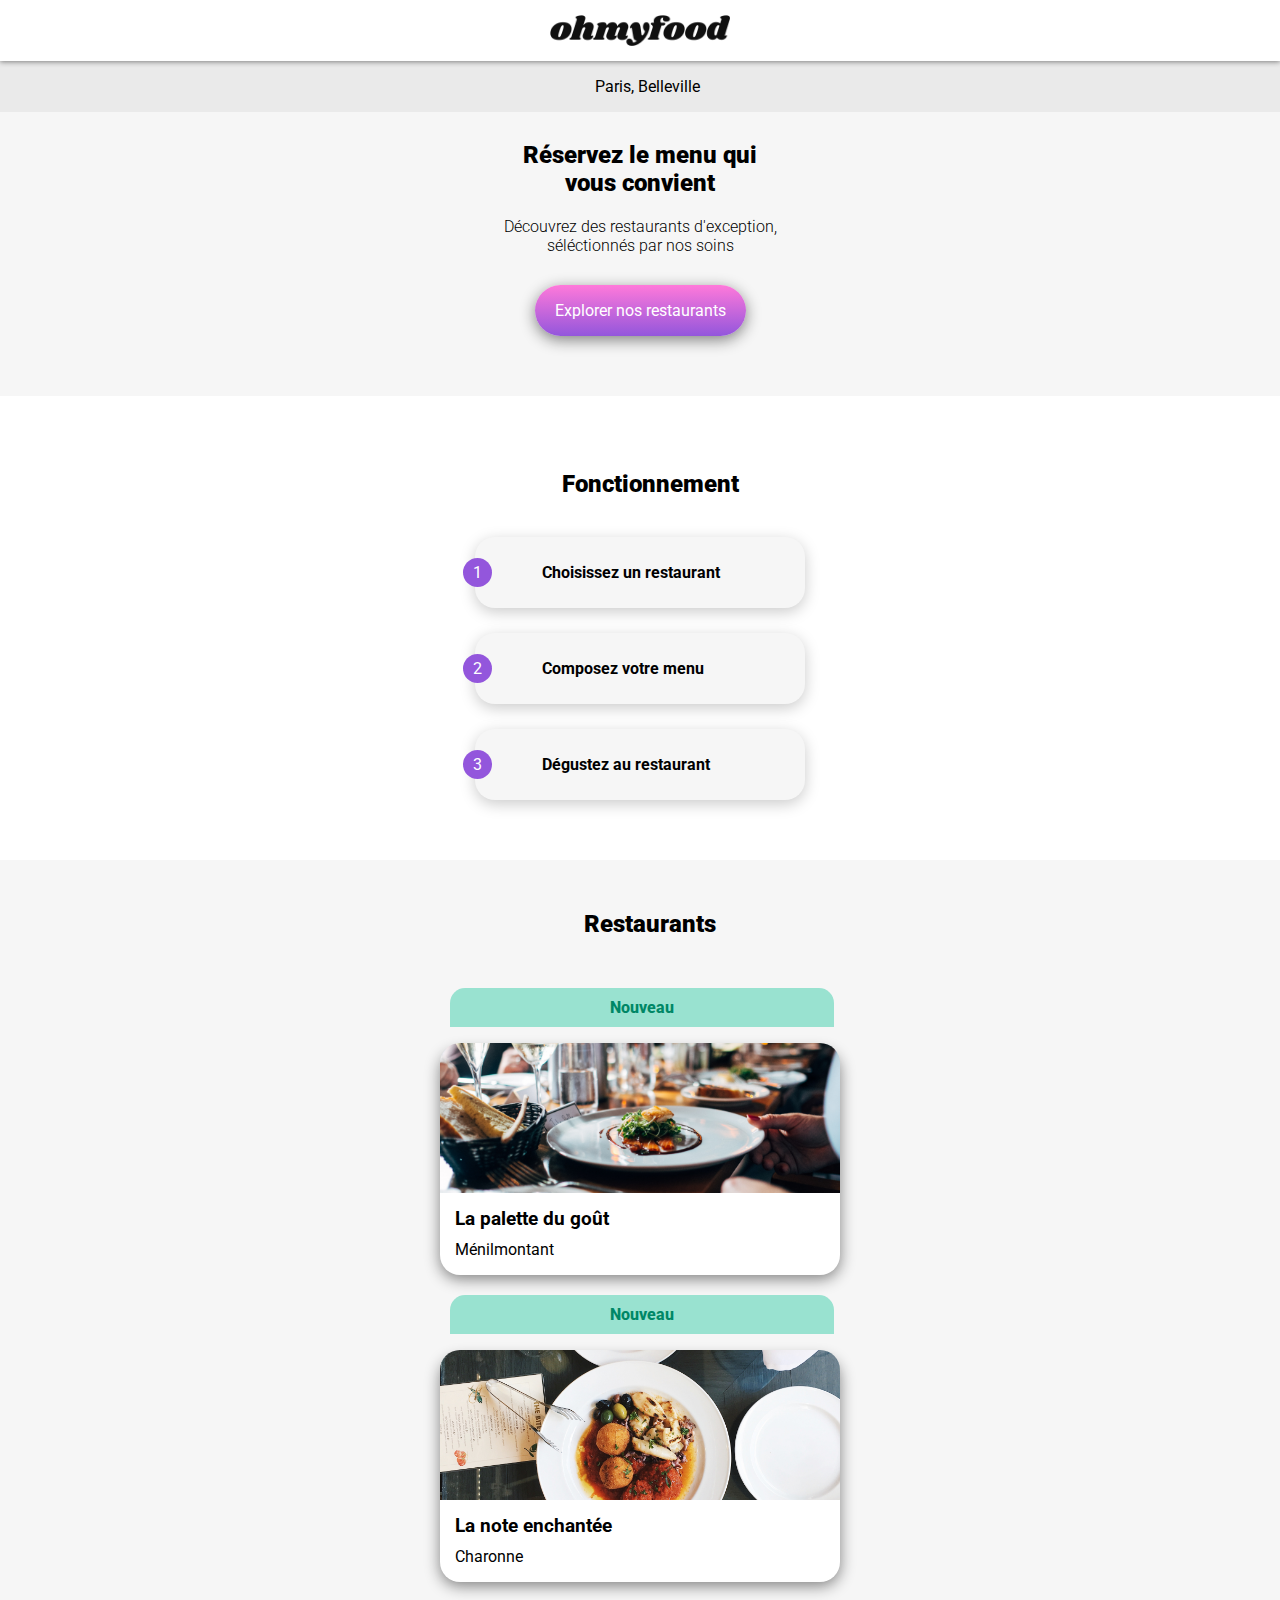
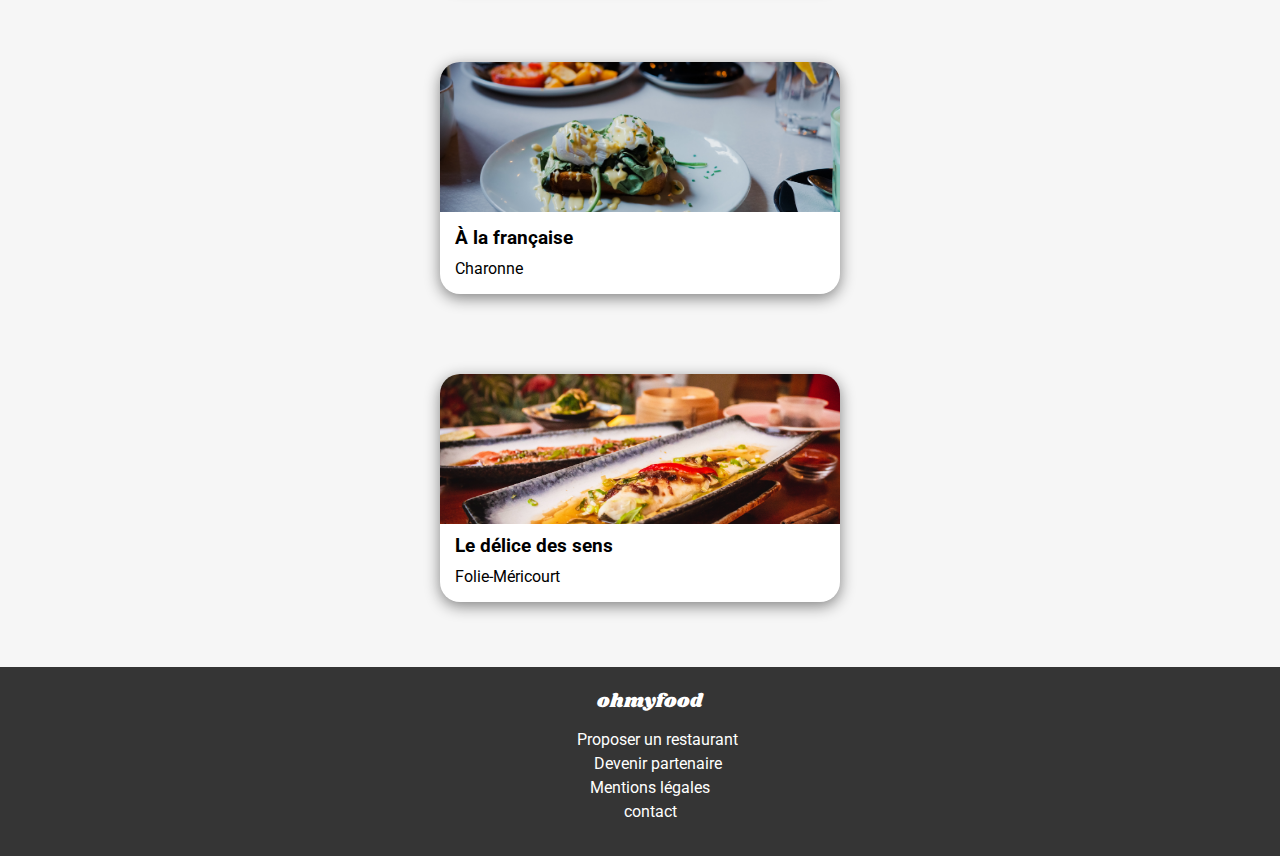
<file: index.html>
<!DOCTYPE html>
<html lang="en">

<head>
    <!-- (((( Meta )))) --> 
    <meta charset="UTF-8">
    <meta http-equiv="X-UA-Compatible" content="IE=edge">
    <meta name="viewport" content="width=device-width, initial-scale=1.0">
    <!-- (((( link )))) -->
    <link rel="stylesheet" href="./CSS/style.css">
    <link rel="preconnect" href="https://fonts.googleapis.com">
    <link rel="preconnect" href="https://fonts.gstatic.com" crossorigin>
    <link
        href="https://fonts.googleapis.com/css2?family=Roboto:ital,wght@0,100;0,300;0,400;0,500;0,700;0,900;1,100;1,300;1,400;1,500;1,700;1,900&family=Shrikhand&display=swap"
        rel="stylesheet">
    <link rel="stylesheet" href="https://cdnjs.cloudflare.com/ajax/libs/font-awesome/6.1.1/css/all.min.css"
        integrity="sha512-KfkfwYDsLkIlwQp6LFnl8zNdLGxu9YAA1QvwINks4PhcElQSvqcyVLLD9aMhXd13uQjoXtEKNosOWaZqXgel0g=="
        crossorigin="anonymous" referrerpolicy="no-referrer" />
    <!-- (((( title )))) -->
    <title>oh my food</title>
</head>

<body>

    <!-- ((loader)) -->

    <div class="loader">
        <i class="fa-solid fa-spinner"></i>
    </div>

    <div class="body-index">

        <!--(((( header ))) -->

        <header>

            <!-- (( header logo )) -->

            <div class="logo-index">
                <img src="./Images/logo/ohmyfood.png" alt="Logo de ohmyfood">
            </div>

            <!-- (( header localisation )) -->

            <div class="localisation">
                <p><i class="fa-solid fa-location-dot"></i>Paris, Belleville</p>
            </div>

            <!-- (( header présentation )) -->

            <div class="présentation">

                <div class="texte-présentation">
                    <div class="titre-présentation">
                        <p>Réservez le menu qui</p>
                        <p>vous convient</p>
                    </div>
                    <div class="description-présentation">
                        <p>Découvrez des restaurants d'exception,</p>
                        <p>séléctionnés par nos soins</p>
                    </div>
                </div>

                <a class="bouton-explorer">
                    <p>Explorer nos restaurants</p>
                </a>

            </div>
        </header>

        <!-- (((( main )))) -->
        <main>

            <!-- (( Fonctionnement )) -->

            <div class="titre-fonctionnement">
                <p>Fonctionnement</p>
            </div>

            <div class="section-fonctionnement">

                <div class="card-fonctionnement">
                    <div class="texte-fonctionnement">
                        <p class="nombre-fonctionnement">1</p>
                        <i class="fa-solid fa-mobile-screen-button"></i>
                    </div>
                    <div>
                        <p class="texte-bouton-fonctionnement">Choisissez un restaurant</p>
                    </div>
                </div>

                <div class="card-fonctionnement">
                    <div class="texte-fonctionnement">
                        <p class="nombre-fonctionnement">2</p>
                        <i class="fa-solid fa-list-ul"></i>
                    </div>
                    <div>
                        <p class="texte-bouton-fonctionnement">Composez votre menu</p>
                    </div>
                </div>

                <div class="card-fonctionnement">
                    <div class="texte-fonctionnement">
                        <p class="nombre-fonctionnement">3</p>
                        <i class="fa-solid fa-store"></i>
                    </div>
                    <Div>
                        <p class="texte-bouton-fonctionnement">Dégustez au restaurant</p>
                    </Div>
                </div>

            </div>

            <!-- (( Restaurants )) -->

            <div class="section-restaurant">

                <p class="titre-section-restaurant">Restaurants</p>

                <!-- restaurant : la palette du goût -->

                <div class="cards-restaurants">

                    <a href="./page1lapalettedugout.html" class="card-restaurant">

                        <div>
                            <p class="nouveau">Nouveau</p>
                            <img src="./Images/restaurants/lapalettedugoût.jpg" alt="La palette du goût">
                        </div>

                        <div class="description-card-restaurant">
                            <div>
                                <p class="nom-restaurant-card">La palette du goût</p>
                                <P>Ménilmontant</P>
                            </div>

                            <div>
                                <i class="fa-regular fa-heart"></i>
                                <i class="fa-solid fa-heart"></i>
                            </div>
                        </div>

                    </a>

                    <!-- restaurant : la note enchantée -->

                    <a href="./page2lanoteenchantée.html" class="card-restaurant">

                        <div>
                            <p class="nouveau">Nouveau</p>
                            <img src="./Images/restaurants/Lanoteenchantée.jpg" alt="La note enchantée">
                        </div>

                        <div class="description-card-restaurant">
                            <div>
                                <p class="nom-restaurant-card">La note enchantée</p>
                                <P>Charonne</P>
                            </div>
                            <div>
                                <i class="fa-regular fa-heart"></i>
                                <i class="fa-solid fa-heart"></i>
                            </div>
                        </div>

                    </a>

                    <!-- restaurant : à la francaise -->

                    <a href="./page3alafrancaise.html" class="card-restaurant">

                        <div>
                            <img src="./Images/restaurants/alafrancaise.jpg" alt="à la francaise">
                        </div>

                        <div class="description-card-restaurant">
                            <div>
                                <p class="nom-restaurant-card">À la française</p>
                                <P>Charonne</P>
                            </div>
                            <div>
                                <i class="fa-regular fa-heart"></i>
                                <i class="fa-solid fa-heart"></i>
                            </div>
                        </div>

                    </a>

                    <!-- restaurant : le délice des sens -->

                    <a href="./page4ledelicedessens.html" class="card-restaurant">

                        <div class="description-card-restaurant">
                            <img src="./Images/restaurants/ledélicedessens.jpg" alt="Le délice des sens">
                        </div>

                        <div class="description-card-restaurant">
                            <div>
                                <p class="nom-restaurant-card">Le délice des sens</p>
                                <P>Folie-Méricourt</P>
                            </div>
                            <div>
                                <i class="fa-regular fa-heart"></i>
                                <i class="fa-solid fa-heart"></i>
                            </div>
                        </div>

                    </a>

                </div>

            </div>

        </main>

        <!-- (((( Footer )))) -->

        <div class="footer">

            <Div class="logo-titre-footer">
                <p>ohmyfood</p>
            </Div>

            <!-- (( footer nav )) -->

            <div class="footer-nav">

                <p><i class="fa-solid fa-utensils"></i> Proposer un restaurant</p>
                <p><i class="fa-solid fa-handshake-angle"></i>Devenir partenaire</p>
                <p>Mentions légales</p>
                <p><a href="mailto:email@exemple.com">contact</a></p>

            </div>

        </div>

    </div>

</body>

</html>
</file>
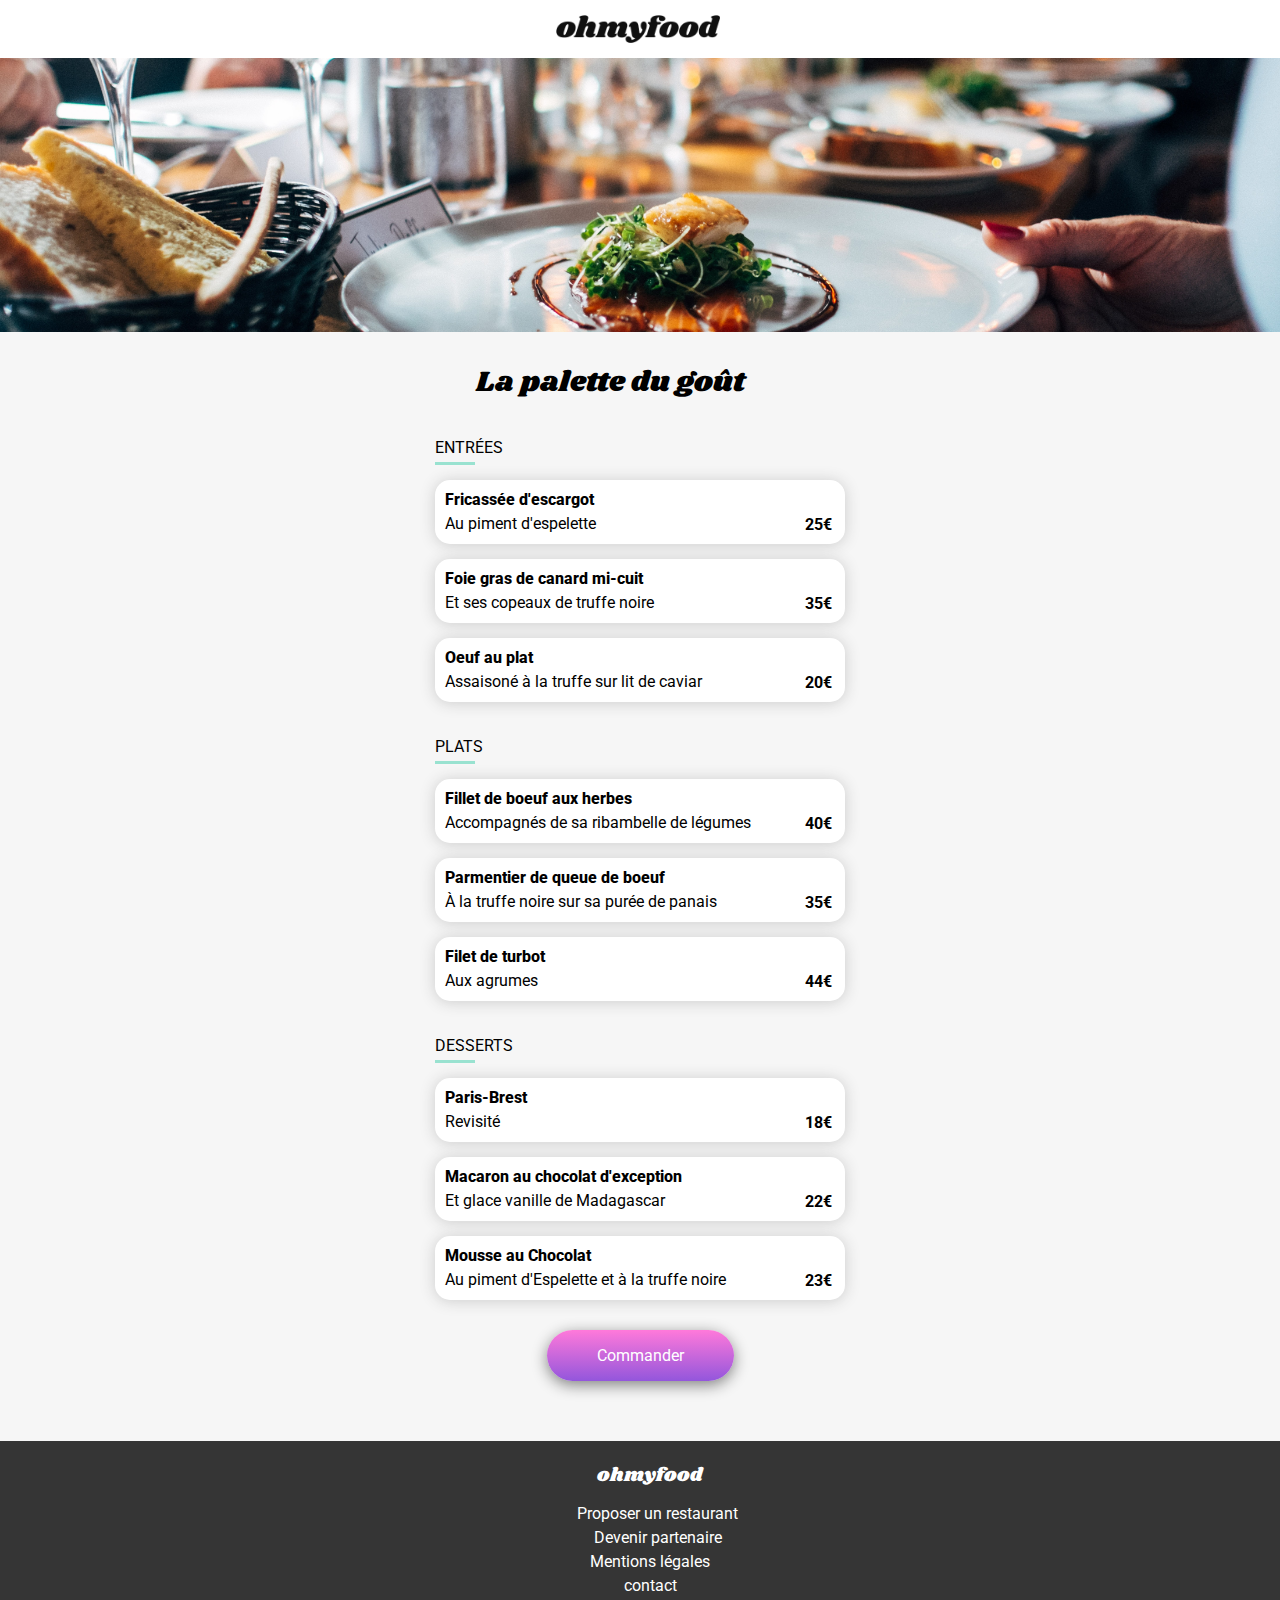
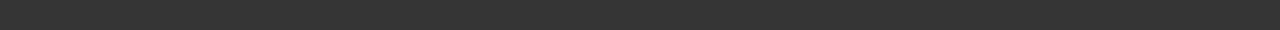
<file: page1lapalettedugout.html>
<!DOCTYPE html>
<html lang="en">

<head>
    <!-- (((( Meta )))) -->
    <meta charset="UTF-8">
    <meta http-equiv="X-UA-Compatible" content="IE=edge">
    <meta name="viewport" content="width=device-width, initial-scale=1.0">
    <!-- (((( link )))) -->
    <link rel="stylesheet" href="./CSS/style.css">
    <link rel="preconnect" href="https://fonts.googleapis.com">
    <link rel="preconnect" href="https://fonts.gstatic.com" crossorigin>
    <link
        href="https://fonts.googleapis.com/css2?family=Roboto:ital,wght@0,100;0,300;0,400;0,500;0,700;0,900;1,100;1,300;1,400;1,500;1,700;1,900&family=Shrikhand&display=swap"
        rel="stylesheet">
    <link rel="stylesheet" href="https://cdnjs.cloudflare.com/ajax/libs/font-awesome/6.1.1/css/all.min.css"
        integrity="sha512-KfkfwYDsLkIlwQp6LFnl8zNdLGxu9YAA1QvwINks4PhcElQSvqcyVLLD9aMhXd13uQjoXtEKNosOWaZqXgel0g=="
        crossorigin="anonymous" referrerpolicy="no-referrer" />
    <!-- (((( title )))) -->
    <title>la palette du goût</title>
</head>

<body>

    <!-- (((( header ))))  -->

    <header>

        <!-- (( header nav et logo )) -->

        <div class="nav-et-logo">
            <a href="index.html" class="nav-header">
                <i class="fa-solid fa-arrow-left"></i>
            </a>
            <div class="logo-menu">
                <img src="./Images/logo/ohmyfood.png" alt="logo de ohmyfood">
            </div>
        </div>

        <!-- (( header image restaurant )) -->
        
        <div class="image-restaurant">
            <img src="./Images/restaurants/lapalettedugoût.jpg" alt="">
        </div>
    </header>

    <!-- (((( main )))) -->

    <main class="main-menu">

        <!-- (( titre restaurant )) -->

        <div class="nom-restaurant-page-menu">
            <p>La palette du goût</p>
            <div class="coeur-menu">
                <i class="fa-regular fa-heart"></i>
                <i class="fa-solid fa-heart"></i>
            </div>
        </div>

        <div class="menu">

            <!-- (( Entrée )) -->

            <div class="entrées-section">

                <div class="titre-entrée">
                    <P>ENTRÉES</P>
                </div>

                <div class="card-menu-restaurant">
                    <div>
                        <p class="titre-plat">Fricassée d'escargot</p>
                        <p>Au piment d'espelette</p>
                    </div>
                    <div>
                        <p class="prix-plat"><strong>25€</strong></p>
                    </div>
                    <div class="validation-animation">
                        <div class="validation">
                            <i class="fa-solid fa-circle-check"></i>
                        </div>
                    </div>

                </div>

                <div class="card-menu-restaurant">
                    <div>
                        <p class="titre-plat">Foie gras de canard mi-cuit</p>
                        <p>Et ses copeaux de truffe noire</p>
                    </div>
                    <div>
                        <p class="prix-plat"><strong>35€</strong></p>
                    </div>
                    <div class="validation-animation">
                        <div class="validation">
                            <i class="fa-solid fa-circle-check"></i>
                        </div>
                    </div>
                </div>

                <div class="card-menu-restaurant">
                    <div>
                        <p class="titre-plat">Oeuf au plat</p>
                        <p>Assaisoné à la truffe sur lit de caviar</p>
                    </div>
                    <div>
                        <p class="prix-plat"><strong>20€</strong></p>
                    </div>
                    <div class="validation-animation">
                        <div class="validation">
                            <i class="fa-solid fa-circle-check"></i>
                        </div>
                    </div>
                </div>
            </div>

            <!-- (( plats )) -->

            <div class="plats-section">

                <div class="titre-plats">
                    <P>PLATS</P>
                </div>

                <div class="card-menu-restaurant">
                    <div>
                        <p class="titre-plat">Fillet de boeuf aux herbes</p>
                        <p class="p-trop-long">Accompagnés de sa ribambelle de légumes</p>
                    </div>
                    <div>
                        <p class="prix-plat"><strong>40€</strong></p>
                    </div>
                    <div class="validation-animation">
                        <div class="validation">
                            <i class="fa-solid fa-circle-check"></i>
                        </div>
                    </div>
                </div>

                <div class="card-menu-restaurant">
                    <div>
                        <p class="titre-plat">Parmentier de queue de boeuf</p>
                        <p>À la truffe noire sur sa purée de panais</p>
                    </div>
                    <div>
                        <p class="prix-plat"><strong>35€</strong></p>
                    </div>
                    <div class="validation-animation">
                        <div class="validation">
                            <i class="fa-solid fa-circle-check"></i>
                        </div>
                    </div>
                </div>

                <div class="card-menu-restaurant">
                    <div>
                        <p class="titre-plat">Filet de turbot</p>
                        <p>Aux agrumes</p>
                    </div>
                    <div>
                        <p class="prix-plat"><strong>44€</strong></p>
                    </div>
                    <div class="validation-animation">
                        <div class="validation">
                            <i class="fa-solid fa-circle-check"></i>
                        </div>
                    </div>
                </div>
            </div>

            <!-- (( desserts )) -->

            <div class="desserts-section">

                <div class="titre-desserts">
                    <P>DESSERTS</P>
                </div>

                <div class="card-menu-restaurant">
                    <div>
                        <p class="titre-plat">Paris-Brest</p>
                        <p>Revisité</p>
                    </div>
                    <div>
                        <p class="prix-plat"><strong>18€</strong></p>
                    </div>
                    <div class="validation-animation">
                        <div class="validation">
                            <i class="fa-solid fa-circle-check"></i>
                        </div>
                    </div>
                </div>

                <div class="card-menu-restaurant">
                    <div>
                        <p class="titre-plat">Macaron au chocolat d'exception</p>
                        <p>Et glace vanille de Madagascar</p>
                    </div>
                    <div>
                        <p class="prix-plat"><strong>22€</strong></p>
                    </div>
                    <div class="validation-animation">
                        <div class="validation">
                            <i class="fa-solid fa-circle-check"></i>
                        </div>
                    </div>
                </div>

                <div class="card-menu-restaurant">
                    <div>
                        <p class="titre-plat">Mousse au Chocolat</p>
                        <p>Au piment d'Espelette et à la truffe noire</p>
                    </div>
                    <div>
                        <p class="prix-plat"><strong>23€</strong></p>
                    </div>
                    <div class="validation-animation">
                        <div class="validation">
                            <i class="fa-solid fa-circle-check"></i>
                        </div>
                    </div>
                </div>

            </div>

        </div>

        <!-- (( bouton commander )) -->

        <div class="bouton-restaurant">

            <div class="bouton-commander">
                <p>Commander</p>
            </div>

        </div>

    </main>

    <!-- (((( Footer )))) -->

    <div class="footer">

        <Div class="logo-titre-footer">
            <p>ohmyfood</p>
        </Div>

        <!-- (( footer nav )) -->

        <div class="footer-nav">

            <p><i class="fa-solid fa-utensils"></i> Proposer un restaurant</p>
            <p><i class="fa-solid fa-handshake-angle"></i>Devenir partenaire</p>
            <p>Mentions légales</p>
            <p><a href="mailto:email@exemple.com">contact</a></p>

        </div>

    </div>

</body>

</html>
</file>
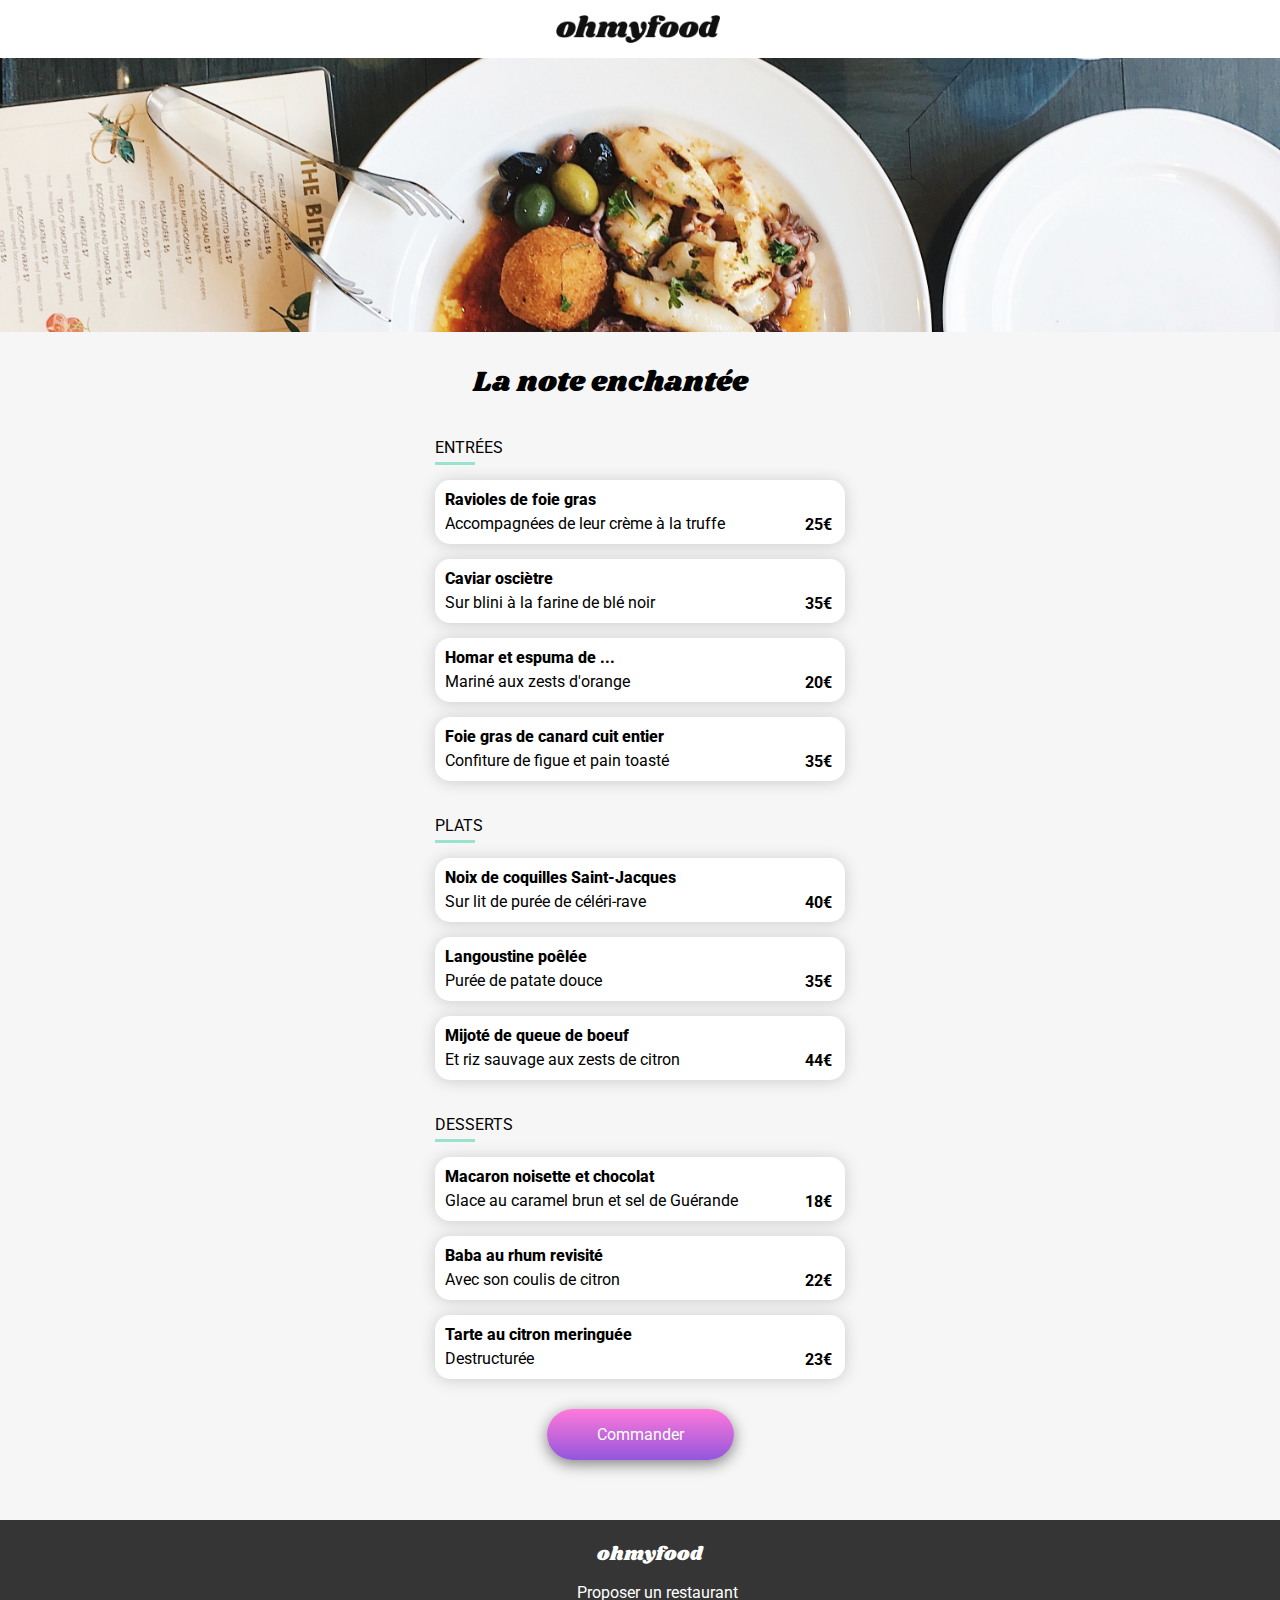
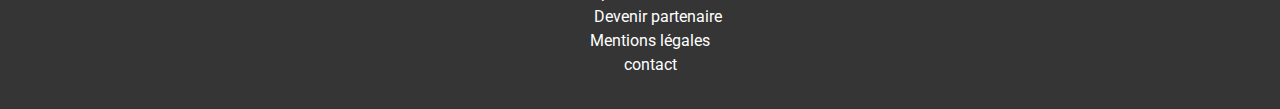
<file: page2lanoteenchantée.html>
<!DOCTYPE html>
<html lang="en">

<head>
    <!-- (((( Meta )))) -->
    <meta charset="UTF-8">
    <meta http-equiv="X-UA-Compatible" content="IE=edge">
    <meta name="viewport" content="width=device-width, initial-scale=1.0">
    <!-- (((( link )))) -->
    <link rel="stylesheet" href="./CSS/style.css">
    <link rel="preconnect" href="https://fonts.googleapis.com">
    <link rel="preconnect" href="https://fonts.gstatic.com" crossorigin>
    <link
        href="https://fonts.googleapis.com/css2?family=Roboto:ital,wght@0,100;0,300;0,400;0,500;0,700;0,900;1,100;1,300;1,400;1,500;1,700;1,900&family=Shrikhand&display=swap"
        rel="stylesheet">
    <link rel="stylesheet" href="https://cdnjs.cloudflare.com/ajax/libs/font-awesome/6.1.1/css/all.min.css"
        integrity="sha512-KfkfwYDsLkIlwQp6LFnl8zNdLGxu9YAA1QvwINks4PhcElQSvqcyVLLD9aMhXd13uQjoXtEKNosOWaZqXgel0g=="
        crossorigin="anonymous" referrerpolicy="no-referrer" />
    <!-- (((( title )))) -->
    <title>la note enchentée</title>
</head>

<body>

    <!-- (((( header ))))  -->

    <header>

        <!-- (( header nav et logo )) -->

        <div class="nav-et-logo">
            <a href="index.html" class="nav-header">
                <i class="fa-solid fa-arrow-left"></i>
            </a>
            <div class="logo-menu">
                <img src="./Images/logo/ohmyfood.png" alt="logo de ohmyfood">
            </div>
        </div>

        <!-- (( header image restaurant )) -->

        <div class="image-restaurant">
            <img src="./Images/restaurants/Lanoteenchantée.jpg" alt="">
        </div>
    </header>

    <!-- (((( main )))) -->

    <main class="main-menu">

        <!-- (( titre restaurant )) -->

        <div class="nom-restaurant-page-menu">
            <p>La note enchantée</p>
            <div class="coeur-menu">
                <i class="fa-regular fa-heart"></i>
                <i class="fa-solid fa-heart"></i>
            </div>
        </div>

        <div class="menu">

            <!-- (( Entrée )) -->

            <div class="entrées-section">

                <div class="titre-entrée">
                    <P>ENTRÉES</P>
                </div>

                <div class="card-menu-restaurant">

                    <div>
                        <p class="titre-plat">Ravioles de foie gras</p>
                        <p>Accompagnées de leur crème à la truffe</p>
                    </div>
                    <div>
                        <p class="prix-plat"><strong>25€</strong></p>
                    </div>

                    <div class="validation-animation">
                        <div class="validation">
                            <i class="fa-solid fa-circle-check"></i>
                        </div>
                    </div>

                </div>

                <div class="card-menu-restaurant">


                    <div>
                        <p class="titre-plat">Caviar osciètre</p>
                        <p>Sur blini à la farine de blé noir</p>
                    </div>
                    <div>
                        <p class="prix-plat"><strong>35€</strong></p>
                    </div>

                    <div class="validation-animation">
                        <div class="validation">
                            <i class="fa-solid fa-circle-check"></i>
                        </div>
                    </div>
                </div>

                <div class="card-menu-restaurant">

                    <div>
                        <p class="titre-plat">Homar et espuma de ...</p>
                        <p>Mariné aux zests d'orange</p>
                    </div>
                    <div>
                        <p class="prix-plat"><strong>20€</strong></p>
                    </div>


                    <div class="validation-animation">
                        <div class="validation">
                            <i class="fa-solid fa-circle-check"></i>
                        </div>
                    </div>
                </div>

                <div class="card-menu-restaurant">

                    <div>
                        <p class="titre-plat">Foie gras de canard cuit entier</p>
                        <p>Confiture de figue et pain toasté</p>
                    </div>
                    <div>
                        <p class="prix-plat"><strong>35€</strong></p>
                    </div>


                    <div class="validation-animation">
                        <div class="validation">
                            <i class="fa-solid fa-circle-check"></i>
                        </div>
                    </div>
                </div>

            </div>

            <!-- (( plats )) -->

            <div class="plats-section">

                <div class="titre-plats">
                    <P>PLATS</P>
                </div>

                <div class="card-menu-restaurant">

                    <div>
                        <p class="titre-plat">Noix de coquilles Saint-Jacques</p>
                        <p>Sur lit de purée de céléri-rave</p>
                    </div>
                    <div>
                        <p class="prix-plat"><strong>40€</strong></p>
                    </div>

                    <div class="validation-animation">
                        <div class="validation">
                            <i class="fa-solid fa-circle-check"></i>
                        </div>
                    </div>
                </div>

                <div class="card-menu-restaurant">

                    <div>
                        <p class="titre-plat">Langoustine poêlée</p>
                        <p>Purée de patate douce</p>
                    </div>
                    <div>
                        <p class="prix-plat"><strong>35€</strong></p>
                    </div>

                    <div class="validation-animation">
                        <div class="validation">
                            <i class="fa-solid fa-circle-check"></i>
                        </div>
                    </div>
                </div>

                <div class="card-menu-restaurant">

                    <div>
                        <p class="titre-plat">Mijoté de queue de boeuf</p>
                        <p>Et riz sauvage aux zests de citron</p>
                    </div>
                    <div>
                        <p class="prix-plat"><strong>44€</strong></p>
                    </div>

                    <div class="validation-animation">
                        <div class="validation">
                            <i class="fa-solid fa-circle-check"></i>
                        </div>
                    </div>
                </div>

            </div>

            <!-- (( desserts )) -->

            <div class="desserts-section">

                <div class="titre-desserts">
                    <P>DESSERTS</P>
                </div>

                <div class="card-menu-restaurant">

                    <div>
                        <p class="titre-plat">Macaron noisette et chocolat</p>
                        <p>Glace au caramel brun et sel de Guérande</p>
                    </div>
                    <div>
                        <p class="prix-plat"><strong>18€</strong></p>
                    </div>

                    <div class="validation-animation">
                        <div class="validation">
                            <i class="fa-solid fa-circle-check"></i>
                        </div>
                    </div>
                </div>

                <div class="card-menu-restaurant">

                    <div>
                        <p class="titre-plat">Baba au rhum revisité</p>
                        <p>Avec son coulis de citron</p>
                    </div>
                    <div>
                        <p class="prix-plat"><strong>22€</strong></p>
                    </div>

                    <div class="validation-animation">
                        <div class="validation">
                            <i class="fa-solid fa-circle-check"></i>
                        </div>
                    </div>
                </div>

                <div class="card-menu-restaurant">

                    <div>
                        <p class="titre-plat">Tarte au citron meringuée</p>
                        <p>Destructurée</p>
                    </div>
                    <div>
                        <p class="prix-plat"><strong>23€</strong></p>
                    </div>

                    <div class="validation-animation">
                        <div class="validation">
                            <i class="fa-solid fa-circle-check"></i>
                        </div>
                    </div>
                </div>

            </div>
            
        </div>

        <!-- (( bouton commander )) -->

        <div class="bouton-restaurant">

            <div class="bouton-commander">
                <p>Commander</p>
            </div>

        </div>

    </main>

    <!-- (((( Footer )))) -->

    <div class="footer">

        <Div class="logo-titre-footer">
            <p>ohmyfood</p>
        </Div>

        <!-- (( footer nav )) -->

        <div class="footer-nav">

            <p><i class="fa-solid fa-utensils"></i> Proposer un restaurant</p>
            <p><i class="fa-solid fa-handshake-angle"></i>Devenir partenaire</p>
            <p>Mentions légales</p>
            <p><a href="mailto:email@exemple.com">contact</a></p>

        </div>

    </div>

</body>

</html>
</file>
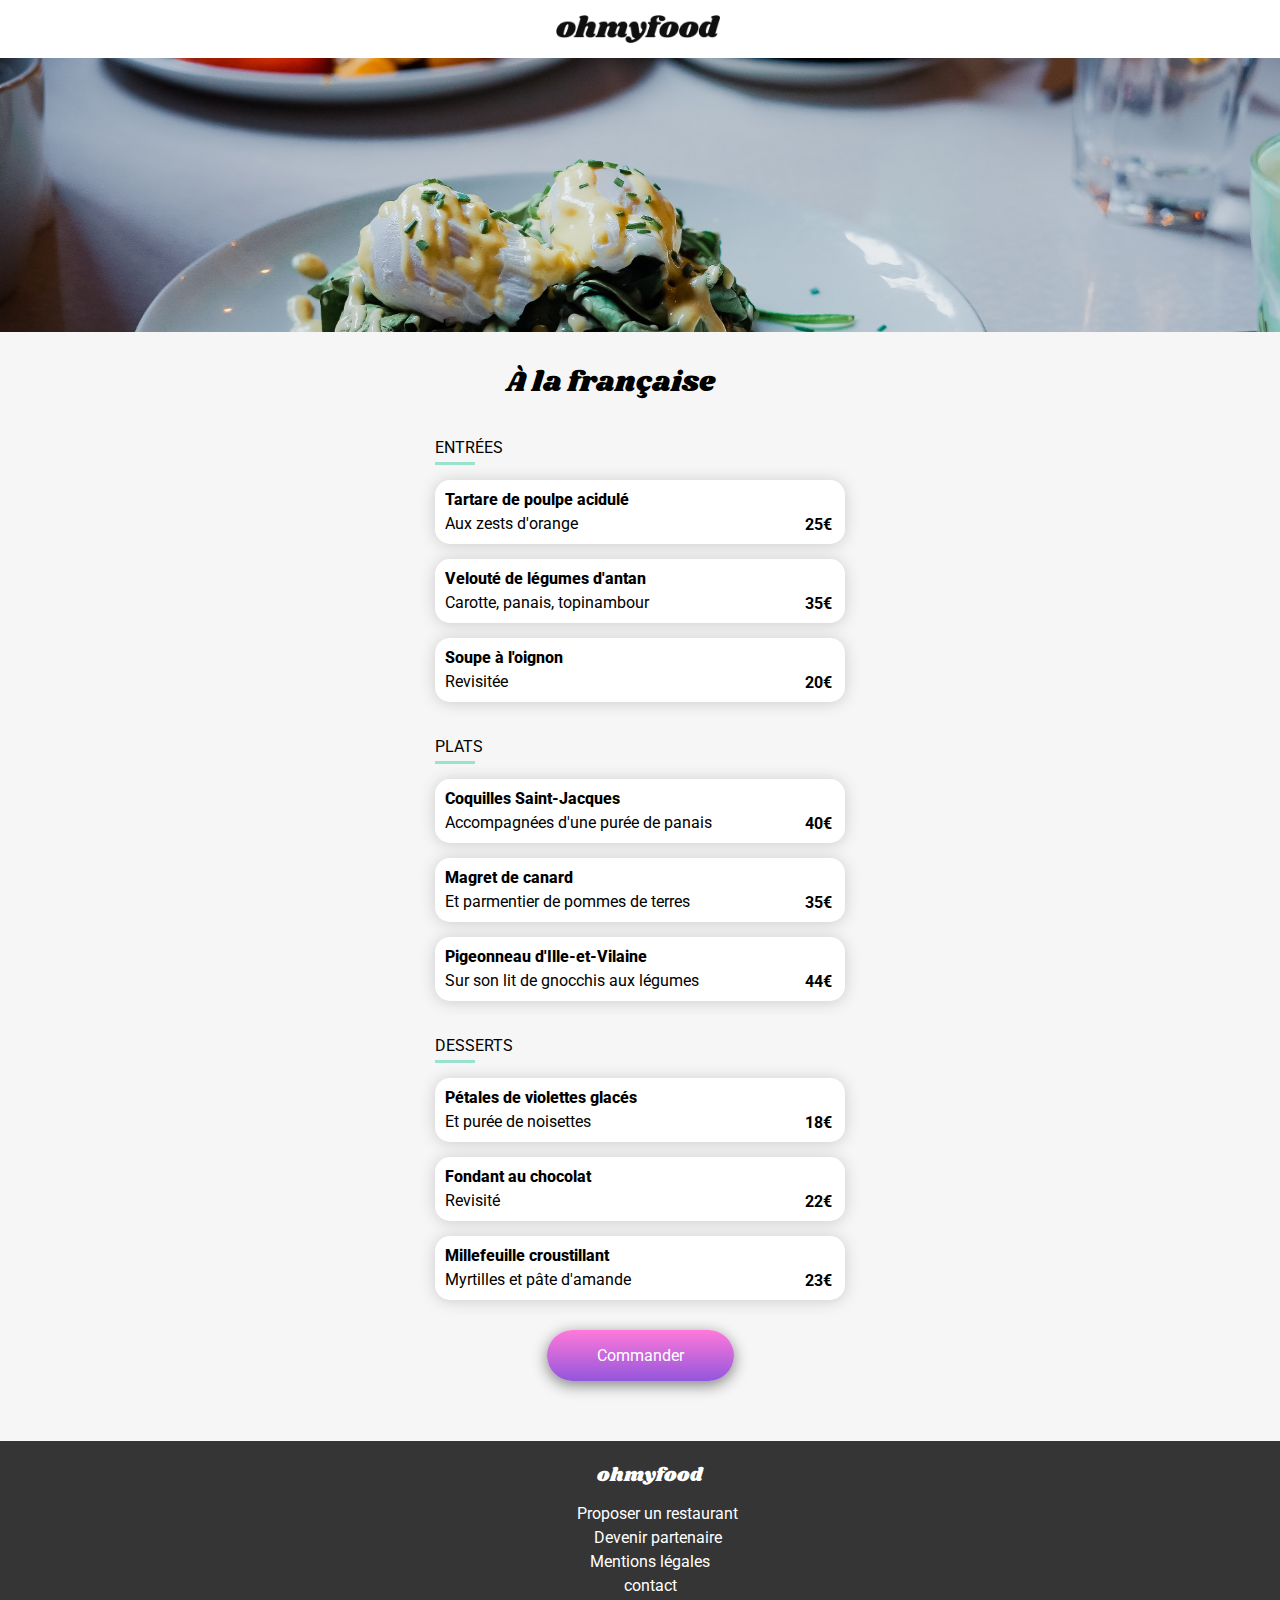
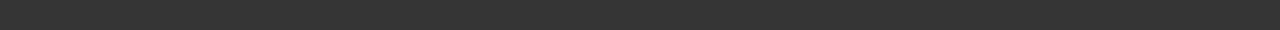
<file: page3alafrancaise.html>
<!DOCTYPE html>
<html lang="en">

<head>
    <!-- (((( Meta )))) -->
    <meta charset="UTF-8">
    <meta http-equiv="X-UA-Compatible" content="IE=edge">
    <meta name="viewport" content="width=device-width, initial-scale=1.0">
    <!-- (((( link )))) -->
    <link rel="stylesheet" href="./CSS/style.css">
    <link rel="preconnect" href="https://fonts.googleapis.com">
    <link rel="preconnect" href="https://fonts.gstatic.com" crossorigin>
    <link
        href="https://fonts.googleapis.com/css2?family=Roboto:ital,wght@0,100;0,300;0,400;0,500;0,700;0,900;1,100;1,300;1,400;1,500;1,700;1,900&family=Shrikhand&display=swap"
        rel="stylesheet">
    <link rel="stylesheet" href="https://cdnjs.cloudflare.com/ajax/libs/font-awesome/6.1.1/css/all.min.css"
        integrity="sha512-KfkfwYDsLkIlwQp6LFnl8zNdLGxu9YAA1QvwINks4PhcElQSvqcyVLLD9aMhXd13uQjoXtEKNosOWaZqXgel0g=="
        crossorigin="anonymous" referrerpolicy="no-referrer" />
    <!-- (((( title )))) -->
    <title>À la française</title>
</head>

<body>

    <!-- (((( header ))))  -->

    <header>

        <!-- (( header nav et logo )) -->

        <div class="nav-et-logo">
            <a href="index.html" class="nav-header">
                <i class="fa-solid fa-arrow-left"></i>
            </a>
            <div class="logo-menu">
                <img src="./Images/logo/ohmyfood.png" alt="logo de ohmyfood">
            </div>
        </div>

        <!-- (( header image restaurant )) -->

        <div class="image-restaurant">
            <img src="./Images/restaurants/alafrancaise.jpg" alt="">
        </div>
    </header>

    <!-- (((( main )))) -->

    <main class="main-menu">

        <!-- (( titre restaurant )) -->

        <div class="nom-restaurant-page-menu">
            <p>À la française</p>
            <div class="coeur-menu">
                <i class="fa-regular fa-heart"></i>
                <i class="fa-solid fa-heart"></i>
            </div>
        </div>

        <div class="menu">

            <!-- (( Entrée )) -->

            <div class="entrées-section">

                <div class="titre-entrée">
                    <P>ENTRÉES</P>
                </div>

                <div class="card-menu-restaurant">

                    <div>
                        <p class="titre-plat">Tartare de poulpe acidulé</p>
                        <p>Aux zests d'orange</p>
                    </div>
                    <div>
                        <p class="prix-plat"><strong>25€</strong></p>
                    </div>

                    <div class="validation-animation">
                        <div class="validation">
                            <i class="fa-solid fa-circle-check"></i>
                        </div>
                    </div>
                </div>

                <div class="card-menu-restaurant">

                    <div>
                        <p class="titre-plat">Velouté de légumes d'antan</p>
                        <p>Carotte, panais, topinambour</p>
                    </div>
                    <div>
                        <p class="prix-plat"><strong>35€</strong></p>
                    </div>

                    <div class="validation-animation">
                        <div class="validation">
                            <i class="fa-solid fa-circle-check"></i>
                        </div>
                    </div>
                </div>

                <div class="card-menu-restaurant">

                    <div>
                        <p class="titre-plat">Soupe à l'oignon</p>
                        <p>Revisitée</p>
                    </div>
                    <div>
                        <p class="prix-plat"><strong>20€</strong></p>
                    </div>

                    <div class="validation-animation">
                        <div class="validation">
                            <i class="fa-solid fa-circle-check"></i>
                        </div>
                    </div>
                </div>
            </div>

            <!-- (( plats )) -->

            <div class="plats-section">

                <div class="titre-plats">
                    <P>PLATS</P>
                </div>

                <div class="card-menu-restaurant">

                    <div>
                        <p class="titre-plat">Coquilles Saint-Jacques</p>
                        <p>Accompagnées d'une purée de panais</p>
                    </div>
                    <div>
                        <p class="prix-plat"><strong>40€</strong></p>
                    </div>

                    <div class="validation-animation">
                        <div class="validation">
                            <i class="fa-solid fa-circle-check"></i>
                        </div>
                    </div>
                </div>

                <div class="card-menu-restaurant">

                    <div>
                        <p class="titre-plat">Magret de canard</p>
                        <p>Et parmentier de pommes de terres</p>
                    </div>
                    <div>
                        <p class="prix-plat"><strong>35€</strong></p>
                    </div>

                    <div class="validation-animation">
                        <div class="validation">
                            <i class="fa-solid fa-circle-check"></i>
                        </div>
                    </div>
                </div>

                <div class="card-menu-restaurant">

                    <div>
                        <p class="titre-plat">Pigeonneau d'Ille-et-Vilaine</p>
                        <p>Sur son lit de gnocchis aux légumes</p>
                    </div>
                    <div>
                        <p class="prix-plat"><strong>44€</strong></p>
                    </div>

                    <div class="validation-animation">
                        <div class="validation">
                            <i class="fa-solid fa-circle-check"></i>
                        </div>
                    </div>
                </div>
            </div>

            <!-- (( desserts )) -->

            <div class="desserts-section">

                <div class="titre-desserts">
                    <P>DESSERTS</P>
                </div>

                <div class="card-menu-restaurant">

                    <div>
                        <p class="titre-plat">Pétales de violettes glacés</p>
                        <p>Et purée de noisettes</p>
                    </div>
                    <div>
                        <p class="prix-plat"><strong>18€</strong></p>
                    </div>

                    <div class="validation-animation">
                        <div class="validation">
                            <i class="fa-solid fa-circle-check"></i>
                        </div>
                    </div>
                </div>

                <div class="card-menu-restaurant">

                    <div>
                        <p class="titre-plat">Fondant au chocolat</p>
                        <p>Revisité</p>
                    </div>
                    <div>
                        <p class="prix-plat"><strong>22€</strong></p>
                    </div>

                    <div class="validation-animation">
                        <div class="validation">
                            <i class="fa-solid fa-circle-check"></i>
                        </div>
                    </div>
                </div>

                <div class="card-menu-restaurant">

                    <div>
                        <p class="titre-plat">Millefeuille croustillant</p>
                        <p>Myrtilles et pâte d'amande</p>
                    </div>
                    <div>
                        <p class="prix-plat"><strong>23€</strong></p>
                    </div>

                    <div class="validation-animation">
                        <div class="validation">
                            <i class="fa-solid fa-circle-check"></i>
                        </div>
                    </div>
                </div>

            </div>
            
        </div>

        <!-- (( bouton commander )) -->

        <div class="bouton-restaurant">

            <div class="bouton-commander">
                <p>Commander</p>
            </div>

        </div>

    </main>

    <!-- (((( Footer )))) -->

    <div class="footer">

        <Div class="logo-titre-footer">
            <p>ohmyfood</p>
        </Div>

        <!-- (( footer nav )) -->

        <div class="footer-nav">

            <p><i class="fa-solid fa-utensils"></i> Proposer un restaurant</p>
            <p><i class="fa-solid fa-handshake-angle"></i>Devenir partenaire</p>
            <p>Mentions légales</p>
            <p><a href="mailto:email@exemple.com">contact</a></p>

        </div>

    </div>

</body>

</html>
</file>
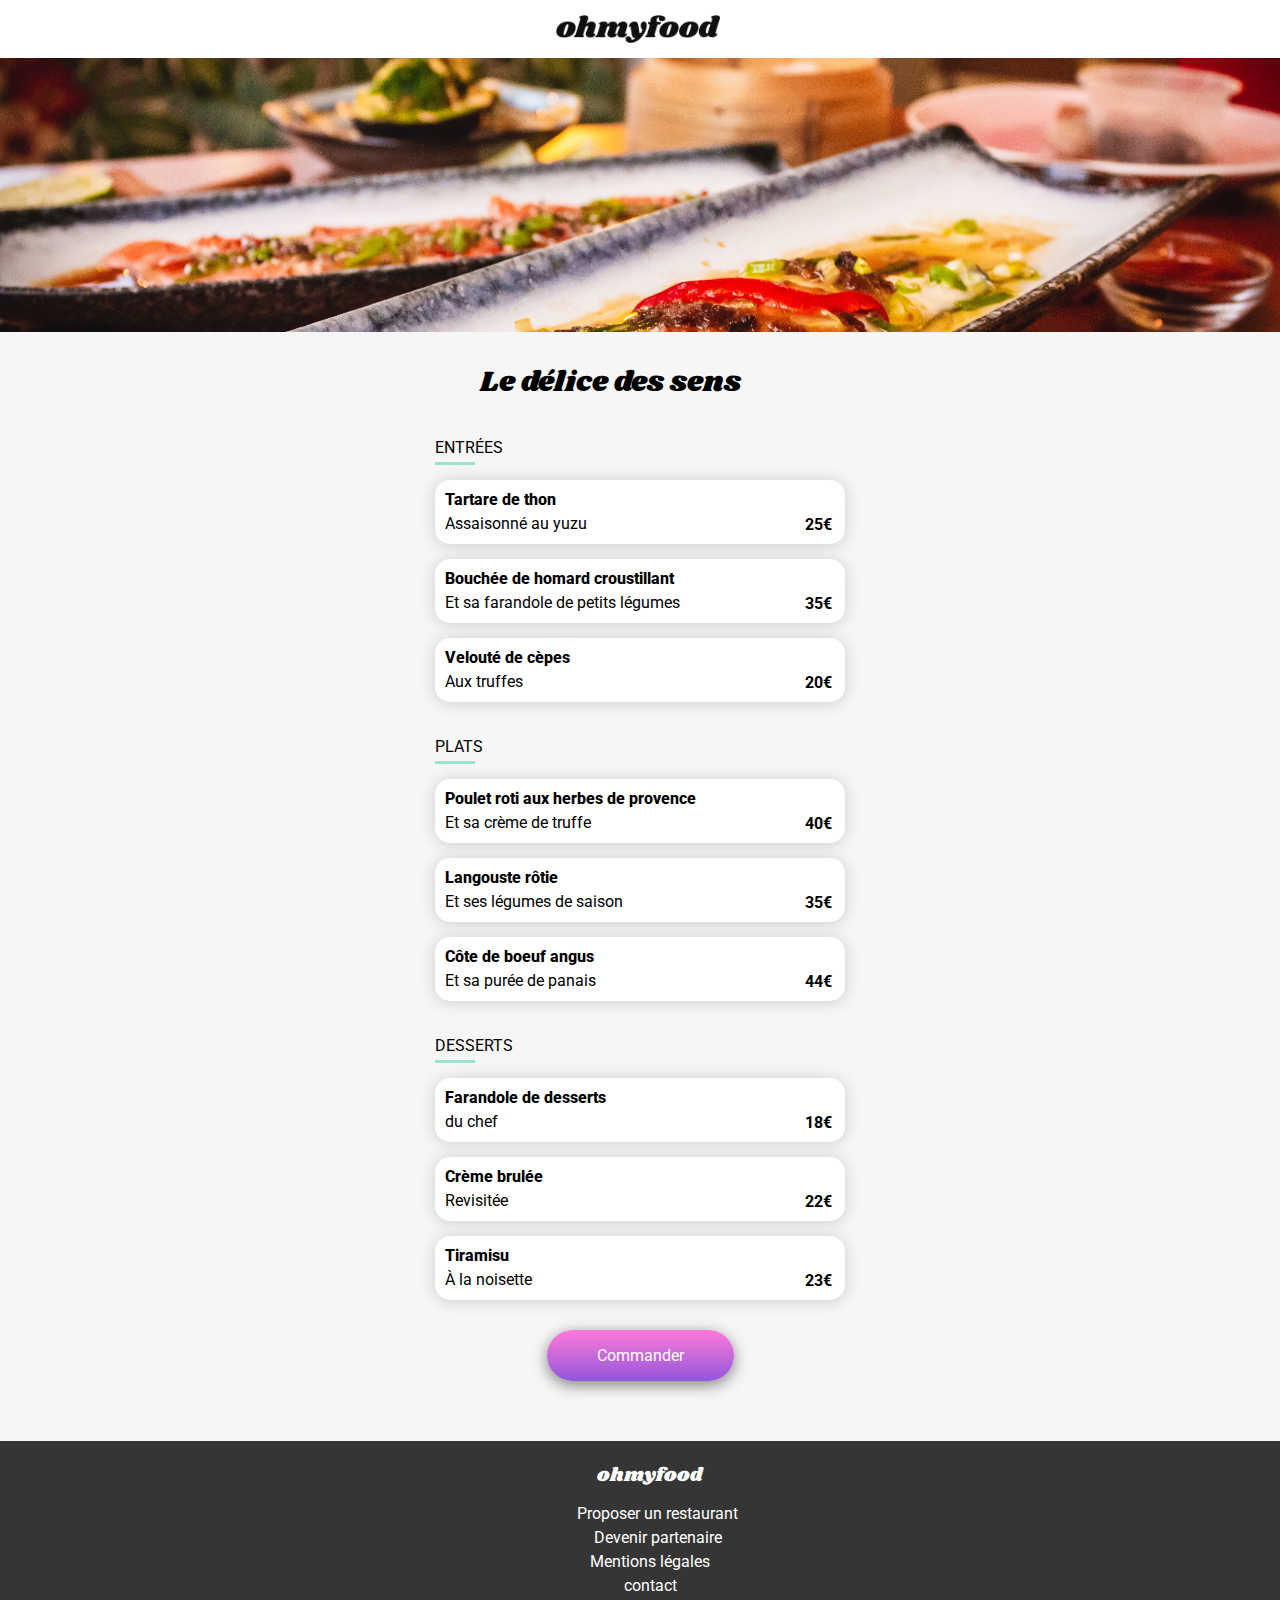
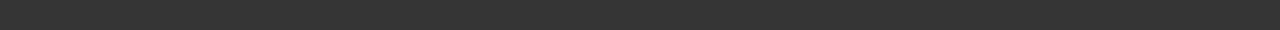
<file: page4ledelicedessens.html>
<!DOCTYPE html>
<html lang="en">

<head>
    <!-- (((( Meta )))) -->
    <meta charset="UTF-8">
    <meta http-equiv="X-UA-Compatible" content="IE=edge">
    <meta name="viewport" content="width=device-width, initial-scale=1.0">
    <!-- (((( link )))) -->
    <link rel="stylesheet" href="./CSS/style.css">
    <link rel="preconnect" href="https://fonts.googleapis.com">
    <link rel="preconnect" href="https://fonts.gstatic.com" crossorigin>
    <link
        href="https://fonts.googleapis.com/css2?family=Roboto:ital,wght@0,100;0,300;0,400;0,500;0,700;0,900;1,100;1,300;1,400;1,500;1,700;1,900&family=Shrikhand&display=swap"
        rel="stylesheet">
    <link rel="stylesheet" href="https://cdnjs.cloudflare.com/ajax/libs/font-awesome/6.1.1/css/all.min.css"
        integrity="sha512-KfkfwYDsLkIlwQp6LFnl8zNdLGxu9YAA1QvwINks4PhcElQSvqcyVLLD9aMhXd13uQjoXtEKNosOWaZqXgel0g=="
        crossorigin="anonymous" referrerpolicy="no-referrer" />
    <!-- (((( title )))) -->
    <title>le délice des sens</title>
</head>

<body>

    <!-- (((( header ))))  -->

    <header>

        <!-- (( header nav et logo )) -->

        <div class="nav-et-logo">
            <a href="index.html" class="nav-header">
                <i class="fa-solid fa-arrow-left"></i>
            </a>
            <div class="logo-menu">
                <img src="./Images/logo/ohmyfood.png" alt="logo de ohmyfood">
            </div>
        </div>

        <!-- (( header image restaurant )) -->

        <div class="image-restaurant">
            <img src="./Images/restaurants/ledélicedessens.jpg" alt="">
        </div>
    </header>

    <!-- (((( main )))) -->

    <main class="main-menu">

        <!-- (( titre restaurant )) -->

        <div class="nom-restaurant-page-menu">
            <p>Le délice des sens</p>
            <div class="coeur-menu">
                <i class="fa-regular fa-heart"></i>
                <i class="fa-solid fa-heart"></i>
            </div>
        </div>

        <div class="menu">

            <!-- (( Entrée )) -->

            <div class="entrées-section">

                <div class="titre-entrée">
                    <P>ENTRÉES</P>
                </div>

                <div class="card-menu-restaurant">

                    <div>
                        <p class="titre-plat">Tartare de thon</p>
                        <p>Assaisonné au yuzu</p>
                    </div>
                    <div>
                        <p class="prix-plat"><strong>25€</strong></p>
                    </div>

                    <div class="validation-animation">
                        <div class="validation">
                            <i class="fa-solid fa-circle-check"></i>
                        </div>
                    </div>
                </div>

                <div class="card-menu-restaurant">

                    <div>
                        <p class="titre-plat">Bouchée de homard croustillant</p>
                        <p>Et sa farandole de petits légumes</p>
                    </div>
                    <div>
                        <p class="prix-plat"><strong>35€</strong></p>
                    </div>

                    <div class="validation-animation">
                        <div class="validation">
                            <i class="fa-solid fa-circle-check"></i>
                        </div>
                    </div>
                </div>

                <div class="card-menu-restaurant">

                    <div>
                        <p class="titre-plat">Velouté de cèpes</p>
                        <p>Aux truffes</p>
                    </div>
                    <div>
                        <p class="prix-plat"><strong>20€</strong></p>
                    </div>

                    <div class="validation-animation">
                        <div class="validation">
                            <i class="fa-solid fa-circle-check"></i>
                        </div>
                    </div>
                </div>

            </div>

            <!-- (( plats )) -->

            <div class="plats-section">

                <div class="titre-plats">
                    <P>PLATS</P>
                </div>

                <div class="card-menu-restaurant">

                    <div>
                        <p class="titre-plat">Poulet roti aux herbes de provence</p>
                        <p>Et sa crème de truffe</p>
                    </div>
                    <div>
                        <p class="prix-plat"><strong>40€</strong></p>
                    </div>

                    <div class="validation-animation">
                        <div class="validation">
                            <i class="fa-solid fa-circle-check"></i>
                        </div>
                    </div>
                </div>

                <div class="card-menu-restaurant">

                    <div>
                        <p class="titre-plat">Langouste rôtie</p>
                        <p>Et ses légumes de saison</p>
                    </div>
                    <div>
                        <p class="prix-plat"><strong>35€</strong></p>
                    </div>


                    <div class="validation-animation">
                        <div class="validation">
                            <i class="fa-solid fa-circle-check"></i>
                        </div>
                    </div>
                </div>

                <div class="card-menu-restaurant">

                    <div>
                        <p class="titre-plat">Côte de boeuf angus</p>
                        <p>Et sa purée de panais</p>
                    </div>
                    <div>
                        <p class="prix-plat"><strong>44€</strong></p>
                    </div>

                    <div class="validation-animation">
                        <div class="validation">
                            <i class="fa-solid fa-circle-check"></i>
                        </div>
                    </div>
                </div>

            </div>

            <!-- (( desserts )) -->

            <div class="desserts-section">

                <div class="titre-desserts">
                    <P>DESSERTS</P>
                </div>

                <div class="card-menu-restaurant">

                    <div>
                        <p class="titre-plat">Farandole de desserts</p>
                        <p>du chef</p>
                    </div>
                    <div>
                        <p class="prix-plat"><strong>18€</strong></p>
                    </div>

                    <div class="validation-animation">
                        <div class="validation">
                            <i class="fa-solid fa-circle-check"></i>
                        </div>
                    </div>
                </div>

                <div class="card-menu-restaurant">

                    <div>
                        <p class="titre-plat">Crème brulée</p>
                        <p>Revisitée</p>
                    </div>
                    <div>
                        <p class="prix-plat"><strong>22€</strong></p>
                    </div>

                    <div class="validation-animation">
                        <div class="validation">
                            <i class="fa-solid fa-circle-check"></i>
                        </div>
                    </div>
                </div>

                <div class="card-menu-restaurant">

                    <div>
                        <p class="titre-plat">Tiramisu</p>
                        <p>À la noisette</p>
                    </div>
                    <div>
                        <p class="prix-plat"><strong>23€</strong></p>
                    </div>

                    <div class="validation-animation">
                        <div class="validation">
                            <i class="fa-solid fa-circle-check"></i>
                        </div>
                    </div>
                </div>
                
            </div>

        </div>

        <!-- (( bouton commander )) -->

        <div class="bouton-restaurant">

            <div class="bouton-commander">
                <p>Commander</p>
            </div>

        </div>

    </main>

    <!-- (((( Footer )))) -->

    <div class="footer">

        <Div class="logo-titre-footer">
            <p>ohmyfood</p>
        </Div>

        <!-- (( footer nav )) -->

        <div class="footer-nav">

            <p><i class="fa-solid fa-utensils"></i> Proposer un restaurant</p>
            <p><i class="fa-solid fa-handshake-angle"></i>Devenir partenaire</p>
            <p>Mentions légales</p>
            <p><a href="mailto:email@exemple.com">contact</a></p>

        </div>

    </div>

</body>

</html>
</file>
<file: CSS/style.css>
* {
    text-decoration: none;
}

body {

    margin: 0;
    font-family: 'roboto', sans-serif;

}

header a {

    padding-right: 20px;

}

header a,
main a {

    color: black;

}

.footer-nav a {

    color: white;
}

/* (((( page index ))) */

/* ((loader)) */

.loader {

    display: flex;
    justify-content: center;
    align-content: center;
    position: fixed;
    width: 100%;
    font-size: 7em;
    background: linear-gradient(to bottom, #9356DC 0%, #FF79DA 100%);
    -webkit-background-clip: text;
    -webkit-text-fill-color: transparent;
    opacity: 0;
    margin-top: 150px;
    animation: loader 2s;

}

/* (( header )) */

.body-index {

    animation: body-index 2s;
}

.logo-index {

    display: flex;
    justify-content: center;
    padding: 15px;
    z-index: 2;
    box-shadow: 0px 1px 5px gray;
    position: relative;

}

.logo-index img {

    width: 50%;
}

.localisation {

    display: flex;
    justify-content: space-around;
    background-color: #EAEAEA;
    position: absolute;
    width: 100%;


}

.localisation i {

    padding-right: 15px;

}

.présentation {

    display: flex;
    flex-wrap: wrap;
    justify-content: center;
    background-color: #F6F6F6;
    padding-left: 15px;
    padding-right: 15px;
    padding-top: 80px;
    z-index: 2;
    gap: 100%;

}

.texte-présentation p {

    display: flex;
    justify-content: center;
    font-size: 1.5em;
    font-weight: 900;
    margin: 0;

}

.titre-présentation {

    margin-bottom: 20px;

}

.description-présentation p {

    font-size: 1em;
    font-weight: 300;
    margin: 0;

}

.bouton-explorer {

    background: linear-gradient(#FF79DA, #9356DC);
    border-radius: 30px;
    margin-top: 30px;
    margin-bottom: 60px;
    box-shadow: 0px 4px 15px gray;
    padding-left: 5px;
    padding-right: 5px;
    cursor: pointer;

}

.bouton-explorer:hover {

    background: linear-gradient(rgb(250, 160, 224), #9459dc);
    box-shadow: 0px 4px 20px rgb(118, 118, 118);
}

.bouton-explorer p {

    color: white;
    margin-left: 15px;
    margin-right: 15px;
}

/* (( main )) */

/* ( fonctionnement) */

.titre-fonctionnement {

    font-weight: 900;
    font-size: 1.5em;
    margin-top: 50px;
    margin-left: 20px;
}

.section-fonctionnement {

    display: flex;
    flex-wrap: wrap;
    justify-content: center;

}

.card-fonctionnement {

    display: flex;
    background-color: #F6F6F6;
    width: 100%;
    border-radius: 20px;
    margin-left: 30px;
    margin-right: 30px;
    margin-top: 15px;
    margin-bottom: 10px;
    padding-top: 5px;
    padding-bottom: 5px;
    box-shadow: 0px 4px 15px #cbcbcb;
    max-width: 330px;
    cursor: pointer;

}

.card-fonctionnement:hover {

    background-color: #F5EDFF;
    box-shadow: 0px 4px 15px #b8b6b6;

}

.card-fonctionnement:hover i {

    color: #9356DC;

}

.card-fonctionnement:hover .texte-bouton-fonctionnement {

    color: black;

}

.texte-fonctionnement {

    display: flex;
    justify-content: space-between;

}

.nombre-fonctionnement {

    color: white;
    background-color: #9356DC;
    border-radius: 40px;
    padding-left: 10px;
    padding-right: 10px;
    padding-top: 5px;
    padding-bottom: 5px;
    margin-left: -12px;

}

.texte-fonctionnement i {

    color: gray;
    padding-top: 20px;
    font-size: 1.4rem;
    padding-left: 25px;

}


.texte-bouton-fonctionnement {

    font-weight: 700;
    padding-top: 5px;
    padding-left: 25px;

}

/* (( section restaurant )) */

.section-restaurant {

    background-color: #F6F6F6;
    margin-top: 50px;

}

.titre-section-restaurant {

    font-weight: 900;
    font-size: 1.5em;
    padding-top: 50px;
    margin-left: 20px;
    margin-bottom: 0;

}

.cards-restaurants {

    display: flex;
    flex-wrap: wrap;
    justify-content: center;
    padding: 15px;

}

.card-restaurant {

    background-color: white;
    border-radius: 20px;
    width: 100%;
    margin: 10px;
    margin-bottom: 15px;
    box-shadow: 0px 4px 15px gray;

}

.card-restaurant img {

    width: 100%;
    height: 150px;
    border-radius: 20px 20px 0 0;
    object-fit: cover;
    position: relative;
    z-index: 2;

}

.nouveau {

    position: absolute;
    z-index: 3;
    right: 40px;
    color: #008766;
    font-weight: 800;
    padding-top: 10px;
    padding-bottom: 10px;
    padding-left: 12px;
    padding-right: 12px;
    background-color: #99E2D0;
    border-radius: 3px;

}

.description-card-restaurant {
    display: flex;
    justify-content: space-between;

}

.description-card-restaurant p {

    margin-top: 10px;
    margin-left: 15px;

}

.nom-restaurant-card {

    font-weight: 700;
    font-size: 1.2em;
    margin-bottom: 0;

}

.description-card-restaurant .fa-regular {

    font-size: 1.5em;
    margin-right: 30px;
    margin-top: 20px;
    position: absolute;
    z-index: 2;

}

.description-card-restaurant .fa-regular:hover {

    opacity: 0;

}

.description-card-restaurant .fa-solid {

    font-size: 1.5em;
    margin-right: 30px;
    margin-top: 20px;
    opacity: 0;
    position: relative;
    z-index: 3;

}

.description-card-restaurant .fa-solid:hover {

    opacity: 1;
    font-size: 1.5em;
    background: linear-gradient(to bottom, #9356DC 0%, #FF79DA 100%);
    -webkit-background-clip: text;
    -webkit-text-fill-color: transparent;
    transition: 1s ease-in-out;

}

/* (((( pages menu ))) */

/* (( header pages menu )) */

.nav-et-logo {

    display: flex;
    justify-content: center;
    gap: 2%;

}

.logo-menu {

    display: flex;
    justify-content: center;
    padding-top: 15px;
    padding-bottom: 15px;

}

.logo-menu img {

    width: 50%;
    margin-left: -65px;

}

.nav-header i {

    padding-top: 20px;
    padding-left: 15px;
    font-size: 20px;

}

.image-restaurant img {

    width: 100%;
    height: 350px;
    object-fit: cover;

}

/* (( main pages menu )) */

/* titre restaurant */

.main-menu {

    background-color: #F6F6F6;
    border-radius: 50px 50px 0 0;
    position: relative;
    z-index: 2;
    width: 100%;
    margin-top: -80px;

}

.nom-restaurant-page-menu {

    font-family: 'Shrikhand';
    font-size: 1.8em;
    display: flex;
    justify-content: space-around;
    margin-left: -15px;

}

.nom-restaurant-page-menu p {

    margin-left: 20px;
    margin-bottom: 0;

}

.nom-restaurant-page-menu i {

    margin-top: 35px;
    margin-left: -40px;

}

.coeur-menu .fa-regular {

    position: absolute;
    z-index: 2;

}

.coeur-menu .fa-regular:hover {

    opacity: 0;

}

.coeur-menu .fa-solid {

    opacity: 0;
    position: relative;
    z-index: 3;

}

.coeur-menu .fa-solid:hover {

    opacity: 1;
    background: linear-gradient(to bottom, #9356DC 0%, #FF79DA 100%);
    -webkit-background-clip: text;
    -webkit-text-fill-color: transparent;
    transition: 1s ease-in-out;

}

/* menu restaurant */

.menu {

    margin-top: 0;

}

.entrées-section {

    margin-left: 15px;
    margin-right: 15px;
    animation: entrées 2s;

}

.plats-section {

    margin-left: 15px;
    margin-right: 15px;
    animation: plats 4s;

}

.desserts-section {

    margin-left: 15px;
    margin-right: 15px;
    animation: desserts 6s;

}

.titre-entrée p,
.titre-plats p,
.titre-desserts p {

    margin-top: 35px;
    margin-bottom: 5px;

}

.titre-entrée,
.titre-plats,
.titre-desserts {

    border-bottom: #99E2D0 3px solid;
    width: 40px;

}

.card-menu-restaurant {

    background-color: white;
    display: flex;
    justify-content: space-between;
    padding: 5px;
    margin-top: 15px;
    border-radius: 15px;
    box-shadow: 0px 1px 15px #cbcbcb;
    gap: 2%;

}

.card-menu-restaurant:hover {

    cursor: pointer;

}

.card-menu-restaurant p {

    margin: 5px;
    width: 270px;
    white-space: nowrap;

}

@media (max-width: 400px) {


    .card-menu-restaurant .p-trop-long {

        width: 260px;
        overflow: hidden;
        white-space: nowrap;
        text-overflow: ellipsis;

    }

}


.card-menu-restaurant:hover p {

    margin: 5px;
    width: 240px;
    overflow: hidden;
    white-space: nowrap;
    text-overflow: ellipsis;

}

.titre-plat {

    font-weight: 800;

}

.prix-plat {

    max-width: 30px;
    padding-top: 25px;

}

.validation-animation {

    display: none;
    width: 100%;

}

.card-menu-restaurant:hover .validation-animation {

    display: block;
    background-color: #99E2D0;
    margin: -5px;
    border-radius: 0 15px 15px 0;
    animation: validation 2s;

}

.validation {

    display: flex;
    justify-content: center;
    color: white;
    font-size: 1.8em;
    margin-top: 18px;

}

.card-menu-restaurant:hover .validation {

    animation: validation-rotation 1s;

}

/* Bouton commander */

.bouton-restaurant {

    display: flex;
    justify-content: center;

}

.bouton-commander {

    color: white;
    background: linear-gradient(#FF79DA, #9356DC);
    border-radius: 30px;
    padding-right: 50px;
    padding-left: 50px;
    margin-top: 30px;
    margin-bottom: 60px;
    box-shadow: 0px 4px 15px gray;

}

.bouton-commander:hover {

    background: linear-gradient(rgb(250, 160, 224), #9459dc);
    box-shadow: 0px 4px 20px rgb(118, 118, 118);
    cursor: pointer;

}

/* (((( Footer Toutes les pages ))))  */

.footer {

    background-color: #353535;
    padding-bottom: 30px;
    width: 100%;
    position: absolute;
    z-index: 3;

}

.footer p {

    color: white;
    margin-left: 20px;
    margin-top: 5px;
    margin-bottom: 5px;

}

.logo-titre-footer {

    font-family: 'Shrikhand';
    font-size: 1.2em;
    margin-top: 0;
    margin-bottom: 15px;
    padding-top: 15px;

}

.footer-nav p {

    font-weight: 400;
    font-size: 1em;

}

.footer-nav i {

    font-size: 0.8em;
    margin-right: 15px;

}

/* (((( keyframes )))) */

/* (( index )) */

@keyframes loader {

    from {

        transform: rotate(0deg);
        opacity: 1;
        z-index: 4;

    }

    to {

        transform: rotate(360deg);
        opacity: 0;
        z-index: 4;

    }

}

@keyframes body-index {

    0% {

        opacity: 0%;

    }

    95% {

        opacity: 1%;
    }

    100% {

        opacity: 100%;
    }
}

/* (( MENU )) */

@keyframes entrées {

    from {
        opacity: 0;
        margin-top: 55px;
    }

    to {

        opacity: 1;
    }

}

@keyframes plats {

    from {
        opacity: 0;
        margin-top: 55px;
    }

    to {

        opacity: 1;
    }

}

@keyframes desserts {

    from {
        opacity: 0;
        margin-top: 55px;
    }

    to {

        opacity: 1;
    }

}

@keyframes validation {

    0% {

        width: 0%;
        opacity: 0;

    }

    100% {

        width: 100%;

    }

}

@keyframes validation-rotation {

    from {

        visibility: hidden;
        transform: rotate(-90deg);
    }

    to {


        visibility: visible;
        transform: rotate(360deg);
    }

}

/* (((( Media queries )))) */

@media (min-width: 768px) {

    /* (( index )) */

    .logo-index img {

        width: 180px;

    }

    .section-fonctionnement {

        gap: 100%;

    }

    .titre-section-restaurant {

        padding-bottom: 30px;

    }

    .card-restaurant {

        width: 400px;
        margin-top: 50px;
        margin-bottom: 25px;

    }

    .nouveau {

        border-radius: 15PX 15PX 0 0;
        text-align: center;
        position: relative;
        margin-top: -60px;
        margin-left: 50px;
        width: 90%;

    }

    /* (( Menus )) */

    .menu {

        display: flex;
        flex-wrap: wrap;
        justify-content: center;

    }

    .card-menu-restaurant {

        width: 400px;
    }

}

@media (min-width: 992px) {

    /* (( index )) */

    .titre-fonctionnement,
    .titre-section-restaurant {

        display: flex;
        justify-content: center;

    }

    .cards-restaurants {

        padding-top: 50px;
        margin-left: 20%;
        margin-right: 20%;

    }

    .card-restaurant {

        margin: 30px;
        margin-bottom: 50px;

    }

    .card-fonctionnement:hover,
    .card-restaurant:hover {

        transform: scale(1.05);
        transition: .1s ease-in-out;

    }

    .footer p {

        display: flex;
        justify-content: center;

    }

    /* (( Menus )) */

    .main-menu {

        border-radius: 0%;

    }

    .nom-restaurant-page-menu {

        display: flex;
        justify-content: center;
        gap: 5%
    }

    .menu {

        gap: 100%;

    }

}
</file>
